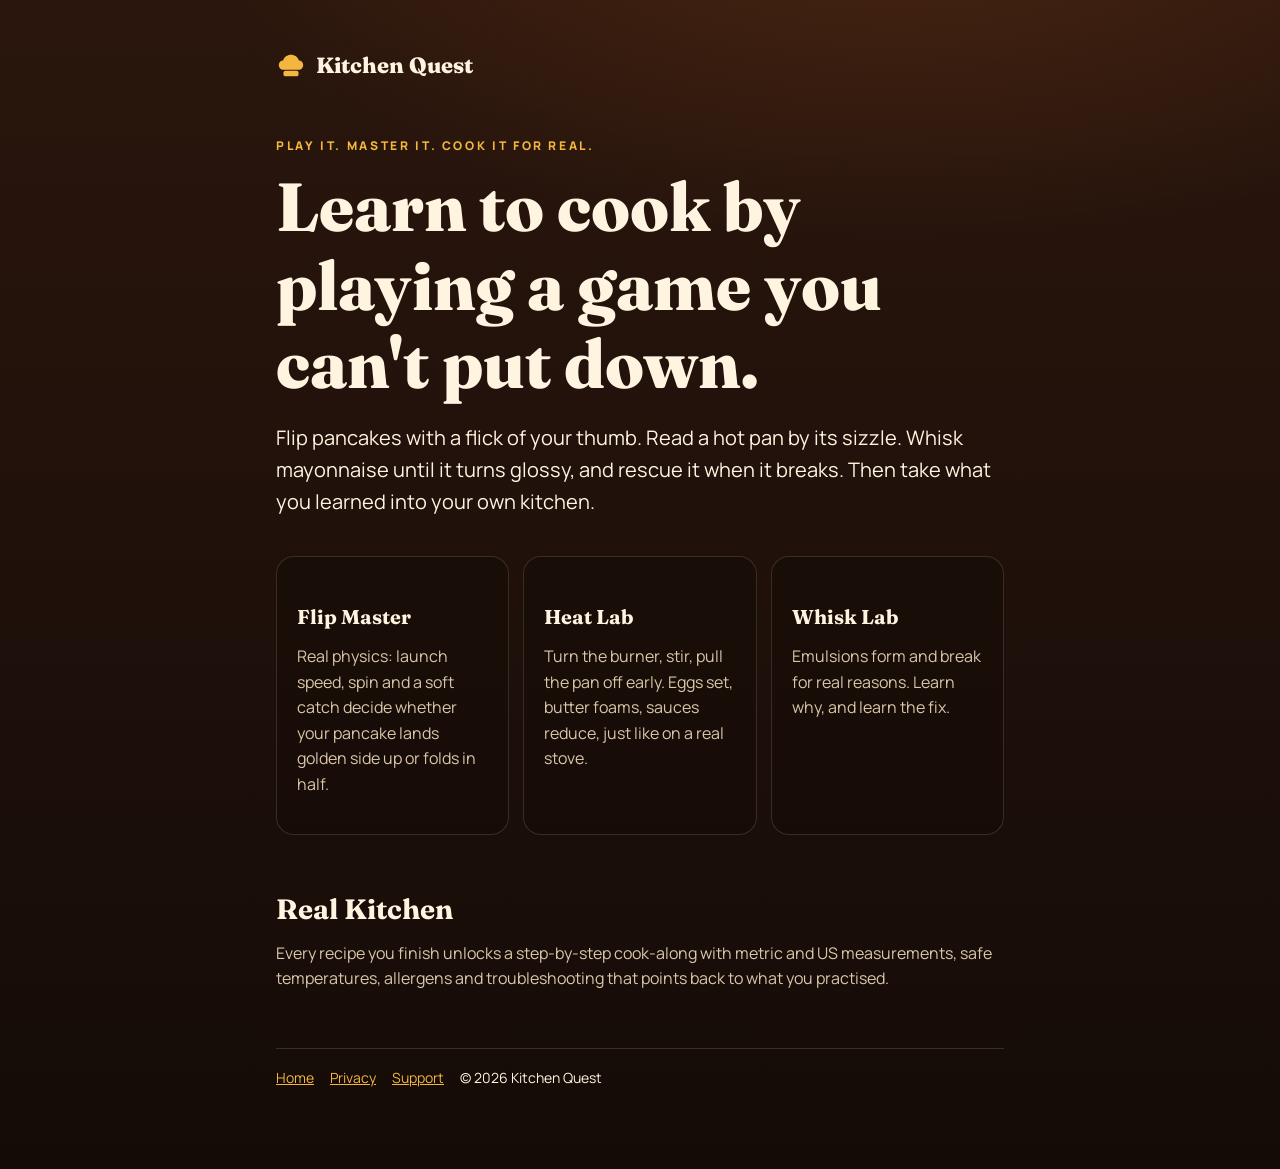
<file: index.html>
<!doctype html><html lang="en"><head><meta charset="utf-8"><meta name="viewport" content="width=device-width, initial-scale=1"><link rel="preconnect" href="https://fonts.googleapis.com"><link rel="stylesheet" href="https://fonts.googleapis.com/css2?family=Fraunces:opsz,wght@9..144,600..900&family=Manrope:wght@400..800&display=swap"><link rel="stylesheet" href="style.css"><title>Kitchen Quest</title><meta name="description" content="Learn to cook by playing. Flip pancakes, master heat, whisk sauces, then cook it for real."></head><body><main>
<a class="mark" href="./"><svg viewBox="0 0 32 32" aria-hidden="true"><path fill="#f4b63f" d="M8 20c-3 0-5-2.4-5-5.2C3 12 5 10 7.6 10c.9-3.4 4.4-6 8.4-6s7.5 2.6 8.4 6c2.6 0 4.6 2 4.6 4.8S27 20 24 20z"/><rect x="8" y="21" width="16" height="6" rx="2" fill="#f4b63f"/></svg>Kitchen Quest</a>
<p class="eyebrow" style="margin-top:48px">Play it. Master it. Cook it for real.</p>
<h1>Learn to cook by playing a game you can't put down.</h1>
<p class="lede">Flip pancakes with a flick of your thumb. Read a hot pan by its sizzle. Whisk mayonnaise until it turns glossy, and rescue it when it breaks. Then take what you learned into your own kitchen.</p>
<div class="grid">
<div class="card"><h3>Flip Master</h3><p>Real physics: launch speed, spin and a soft catch decide whether your pancake lands golden side up or folds in half.</p></div>
<div class="card"><h3>Heat Lab</h3><p>Turn the burner, stir, pull the pan off early. Eggs set, butter foams, sauces reduce, just like on a real stove.</p></div>
<div class="card"><h3>Whisk Lab</h3><p>Emulsions form and break for real reasons. Learn why, and learn the fix.</p></div>
</div>
<h2>Real Kitchen</h2>
<p>Every recipe you finish unlocks a step-by-step cook-along with metric and US measurements, safe temperatures, allergens and troubleshooting that points back to what you practised.</p>
<footer><a href="./">Home</a><a href="./privacy.html">Privacy</a><a href="./support.html">Support</a><span>© 2026 Kitchen Quest</span></footer>
</main></body></html>
</file>
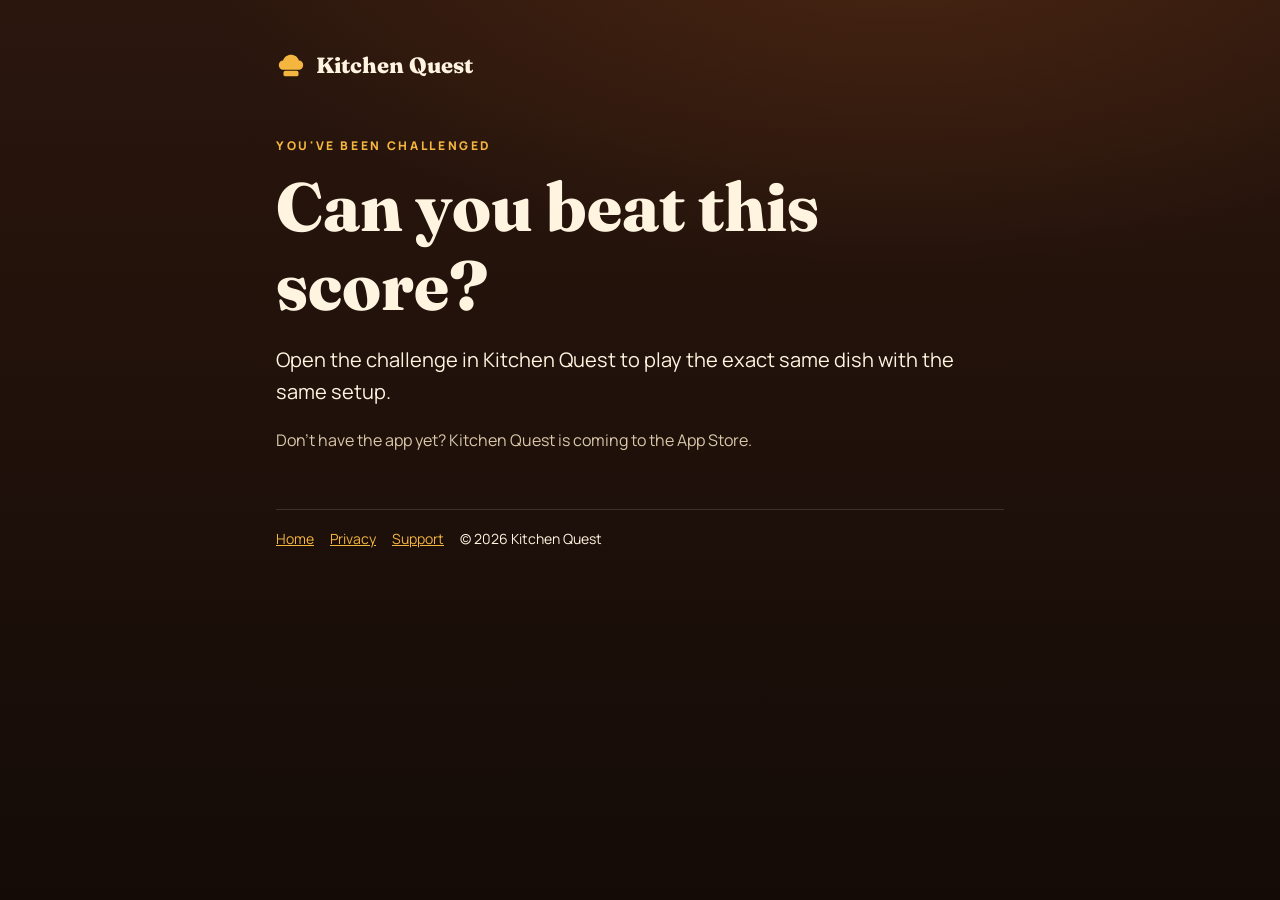
<file: play/index.html>
<!doctype html><html lang="en"><head><meta charset="utf-8"><meta name="viewport" content="width=device-width, initial-scale=1"><link rel="preconnect" href="https://fonts.googleapis.com"><link rel="stylesheet" href="https://fonts.googleapis.com/css2?family=Fraunces:opsz,wght@9..144,600..900&family=Manrope:wght@400..800&display=swap"><link rel="stylesheet" href="../style.css"><title>A Kitchen Quest challenge</title></head><body><main>
<a class="mark" href="../"><svg viewBox="0 0 32 32" aria-hidden="true"><path fill="#f4b63f" d="M8 20c-3 0-5-2.4-5-5.2C3 12 5 10 7.6 10c.9-3.4 4.4-6 8.4-6s7.5 2.6 8.4 6c2.6 0 4.6 2 4.6 4.8S27 20 24 20z"/><rect x="8" y="21" width="16" height="6" rx="2" fill="#f4b63f"/></svg>Kitchen Quest</a>
<p class="eyebrow" style="margin-top:48px">You've been challenged</p>
<h1 id="title">Can you beat this score?</h1>
<p class="lede" id="detail">Open the challenge in Kitchen Quest to play the exact same dish with the same setup.</p>
<p><a class="btn" id="open" href="#">Open in Kitchen Quest</a></p>
<p id="note">Don't have the app yet? Kitchen Quest is coming to the App Store.</p>
<footer><a href="../">Home</a><a href="../privacy.html">Privacy</a><a href="../support.html">Support</a><span>© 2026 Kitchen Quest</span></footer>
</main>
<script>
(function () {
  var m = location.hash.match(/c=([A-Za-z0-9_-]+)/);
  var code = m ? m[1] : '';
  var open = document.getElementById('open');
  if (!code) { open.style.display = 'none'; return; }
  open.href = 'kitchenquest://c/' + code;
  try {
    var json = atob(code.replace(/-/g, '+').replace(/_/g, '/'));
    var p = JSON.parse(json.slice(json.indexOf('{')));
    if (p && p.nickname && typeof p.score === 'number') {
      document.getElementById('title').textContent = 'Beat ' + p.nickname + "'s " + (p.arcade || p.score) + '.';
    }
  } catch (e) {}
})();
</script></body></html>
</file>
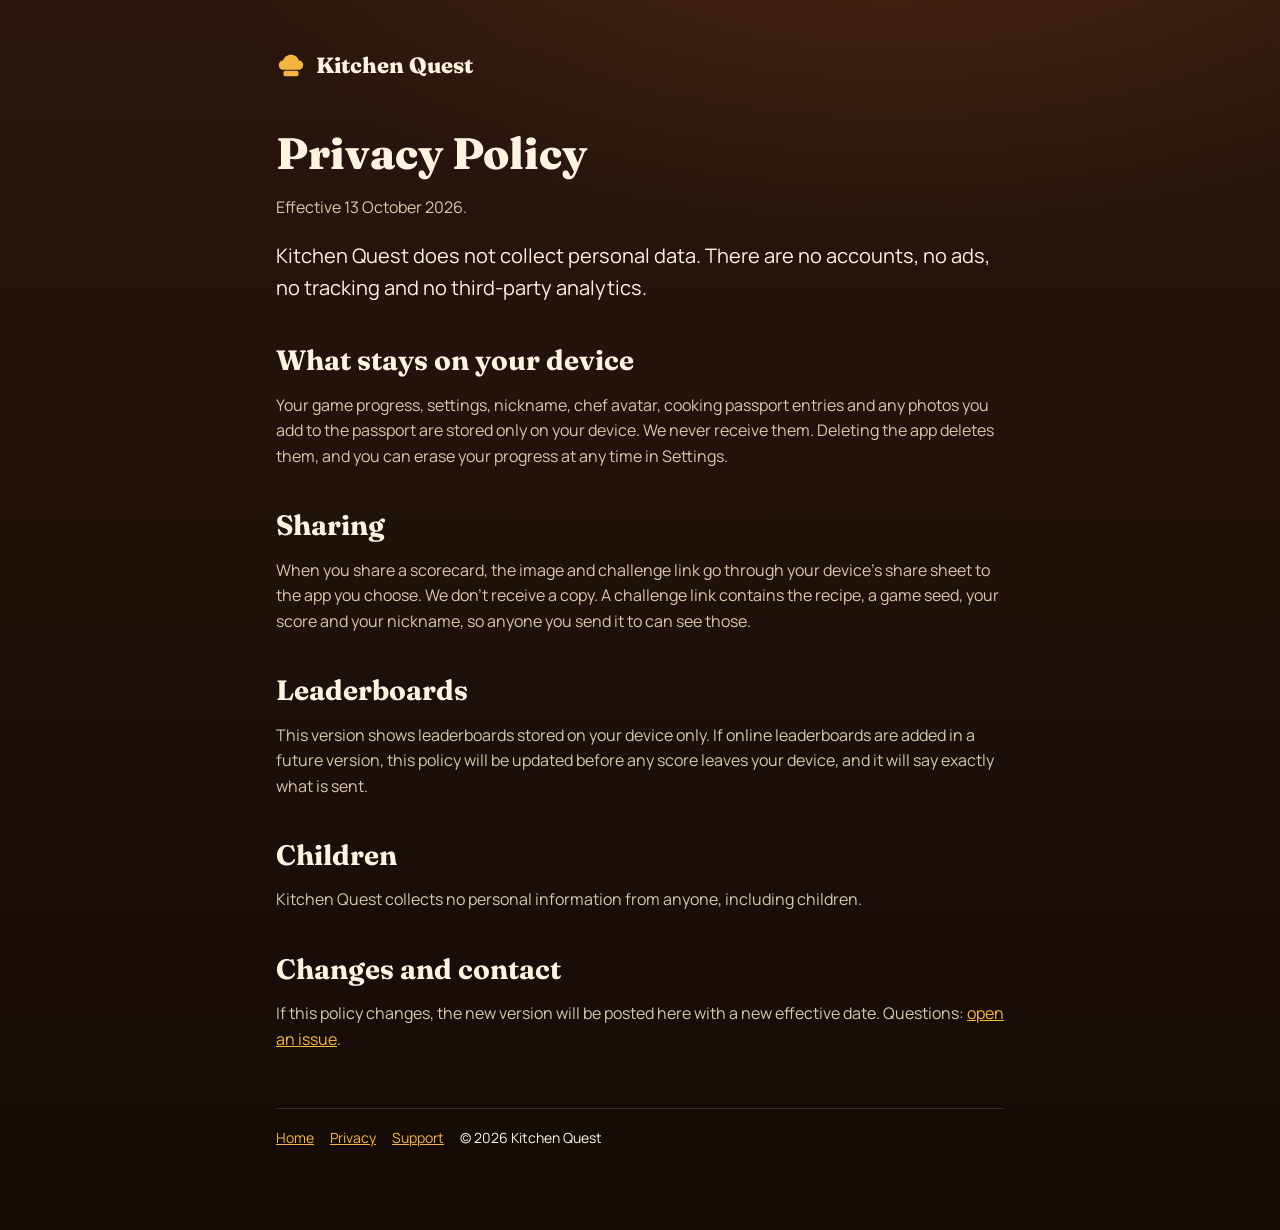
<file: privacy.html>
<!doctype html><html lang="en"><head><meta charset="utf-8"><meta name="viewport" content="width=device-width, initial-scale=1"><link rel="preconnect" href="https://fonts.googleapis.com"><link rel="stylesheet" href="https://fonts.googleapis.com/css2?family=Fraunces:opsz,wght@9..144,600..900&family=Manrope:wght@400..800&display=swap"><link rel="stylesheet" href="style.css"><title>Privacy Policy · Kitchen Quest</title></head><body><main>
<a class="mark" href="./"><svg viewBox="0 0 32 32" aria-hidden="true"><path fill="#f4b63f" d="M8 20c-3 0-5-2.4-5-5.2C3 12 5 10 7.6 10c.9-3.4 4.4-6 8.4-6s7.5 2.6 8.4 6c2.6 0 4.6 2 4.6 4.8S27 20 24 20z"/><rect x="8" y="21" width="16" height="6" rx="2" fill="#f4b63f"/></svg>Kitchen Quest</a>
<h1 style="font-size:44px;margin-top:40px">Privacy Policy</h1>
<p>Effective 13 October 2026.</p>
<p class="lede">Kitchen Quest does not collect personal data. There are no accounts, no ads, no tracking and no third-party analytics.</p>
<h2>What stays on your device</h2>
<p>Your game progress, settings, nickname, chef avatar, cooking passport entries and any photos you add to the passport are stored only on your device. We never receive them. Deleting the app deletes them, and you can erase your progress at any time in Settings.</p>
<h2>Sharing</h2>
<p>When you share a scorecard, the image and challenge link go through your device's share sheet to the app you choose. We don't receive a copy. A challenge link contains the recipe, a game seed, your score and your nickname, so anyone you send it to can see those.</p>
<h2>Leaderboards</h2>
<p>This version shows leaderboards stored on your device only. If online leaderboards are added in a future version, this policy will be updated before any score leaves your device, and it will say exactly what is sent.</p>
<h2>Children</h2>
<p>Kitchen Quest collects no personal information from anyone, including children.</p>
<h2>Changes and contact</h2>
<p>If this policy changes, the new version will be posted here with a new effective date. Questions: <a href="https://github.com/remoteree/kitchen-quest/issues">open an issue</a>.</p>
<footer><a href="./">Home</a><a href="./privacy.html">Privacy</a><a href="./support.html">Support</a><span>© 2026 Kitchen Quest</span></footer>
</main></body></html>
</file>
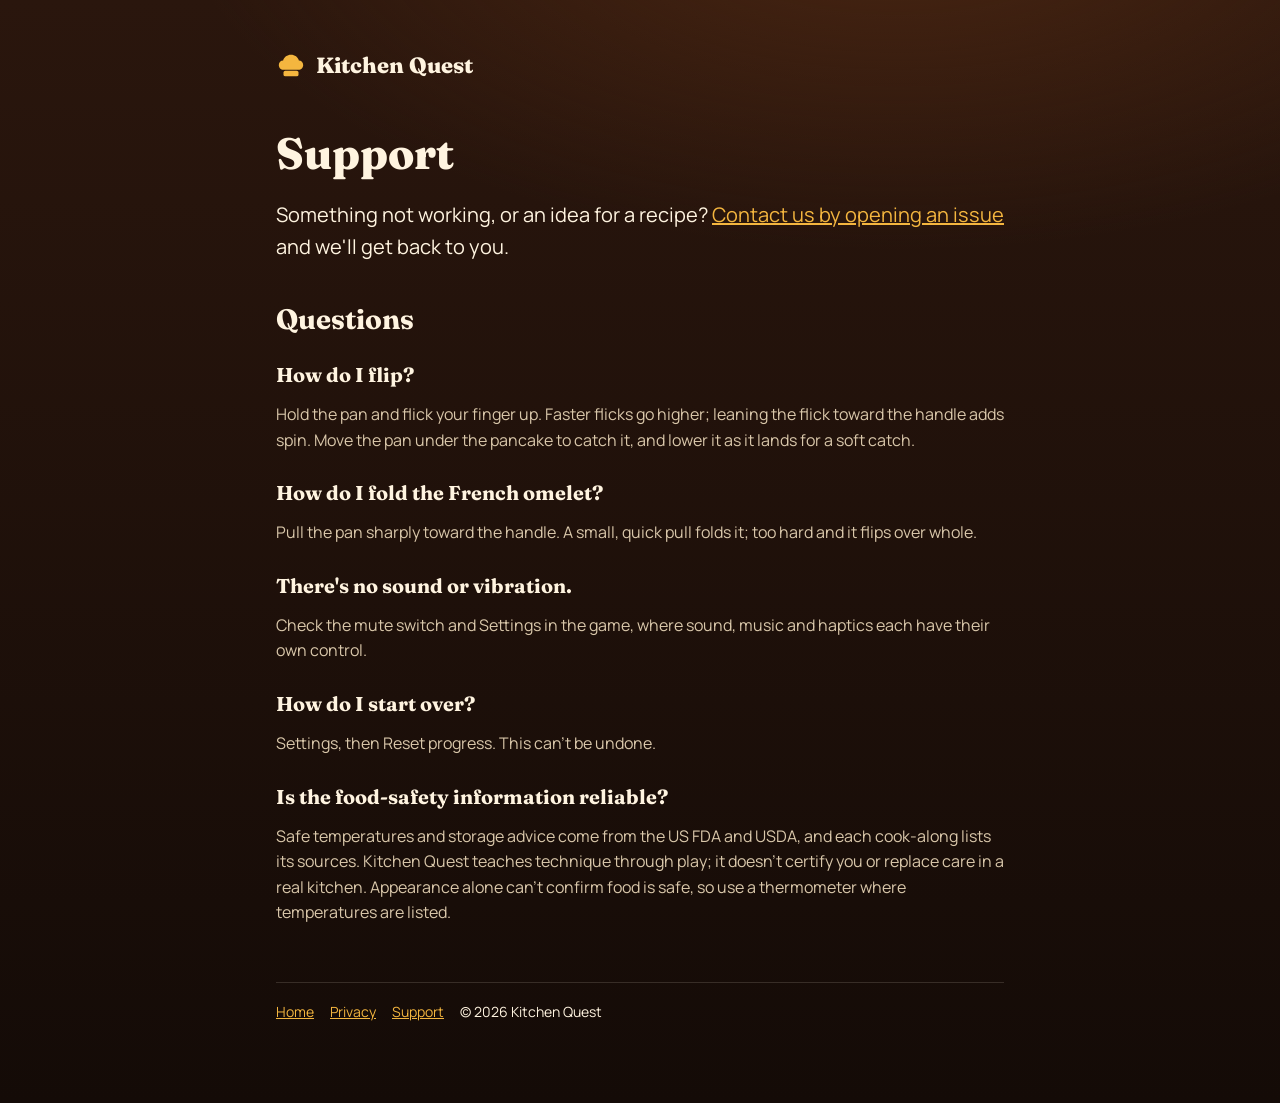
<file: support.html>
<!doctype html><html lang="en"><head><meta charset="utf-8"><meta name="viewport" content="width=device-width, initial-scale=1"><link rel="preconnect" href="https://fonts.googleapis.com"><link rel="stylesheet" href="https://fonts.googleapis.com/css2?family=Fraunces:opsz,wght@9..144,600..900&family=Manrope:wght@400..800&display=swap"><link rel="stylesheet" href="style.css"><title>Support · Kitchen Quest</title></head><body><main>
<a class="mark" href="./"><svg viewBox="0 0 32 32" aria-hidden="true"><path fill="#f4b63f" d="M8 20c-3 0-5-2.4-5-5.2C3 12 5 10 7.6 10c.9-3.4 4.4-6 8.4-6s7.5 2.6 8.4 6c2.6 0 4.6 2 4.6 4.8S27 20 24 20z"/><rect x="8" y="21" width="16" height="6" rx="2" fill="#f4b63f"/></svg>Kitchen Quest</a>
<h1 style="font-size:44px;margin-top:40px">Support</h1>
<p class="lede">Something not working, or an idea for a recipe? <a href="https://github.com/remoteree/kitchen-quest/issues">Contact us by opening an issue</a> and we'll get back to you.</p>
<h2>Questions</h2>
<h3>How do I flip?</h3><p>Hold the pan and flick your finger up. Faster flicks go higher; leaning the flick toward the handle adds spin. Move the pan under the pancake to catch it, and lower it as it lands for a soft catch.</p>
<h3>How do I fold the French omelet?</h3><p>Pull the pan sharply toward the handle. A small, quick pull folds it; too hard and it flips over whole.</p>
<h3>There's no sound or vibration.</h3><p>Check the mute switch and Settings in the game, where sound, music and haptics each have their own control.</p>
<h3>How do I start over?</h3><p>Settings, then Reset progress. This can't be undone.</p>
<h3>Is the food-safety information reliable?</h3><p>Safe temperatures and storage advice come from the US FDA and USDA, and each cook-along lists its sources. Kitchen Quest teaches technique through play; it doesn't certify you or replace care in a real kitchen. Appearance alone can't confirm food is safe, so use a thermometer where temperatures are listed.</p>
<footer><a href="./">Home</a><a href="./privacy.html">Privacy</a><a href="./support.html">Support</a><span>© 2026 Kitchen Quest</span></footer>
</main></body></html>
</file>
<file: style.css>
:root { --ember: #140b07; --ember2: #2a160d; --gold: #f4b63f; --cream: #fff4e0; --muted: #d9c7aa; --tomato: #e2553b; --line: rgba(255,244,224,.14); }
* { box-sizing: border-box; }
html { background: var(--ember); }
body { margin: 0; color: var(--cream); background: radial-gradient(1200px 600px at 70% -10%, #4a2612 0%, transparent 60%), linear-gradient(180deg, var(--ember2), var(--ember)); min-height: 100vh; font: 16px/1.6 'Manrope', system-ui, sans-serif; }
main { max-width: 760px; margin: 0 auto; padding: 48px 16px 80px; }
h1, h2, h3 { font-family: 'Fraunces', Georgia, serif; line-height: 1.15; }
h1 { font-size: clamp(40px, 9vw, 68px); margin: 0 0 12px; font-weight: 800; }
h2 { font-size: 28px; margin: 40px 0 8px; }
h3 { font-size: 20px; margin: 28px 0 6px; }
p, li { color: var(--muted); }
a { color: var(--gold); }
.eyebrow { letter-spacing: .22em; text-transform: uppercase; font-weight: 800; font-size: 12px; color: var(--gold); }
.lede { font-size: 20px; color: var(--cream); }
.card { border: 1px solid var(--line); background: rgba(20,11,7,.55); border-radius: 18px; padding: 20px; margin: 18px 0; }
.btn { display: inline-block; padding: 14px 22px; border-radius: 14px; background: linear-gradient(180deg,#ffd27a,#f4b63f 60%,#d98f22); color: #2a160d; font-weight: 800; text-decoration: none; box-shadow: 0 5px 0 #9a5a16; }
.grid { display: grid; grid-template-columns: repeat(auto-fit, minmax(200px, 1fr)); gap: 14px; }
footer { margin-top: 56px; border-top: 1px solid var(--line); padding-top: 18px; font-size: 14px; }
footer a { margin-right: 16px; }
.mark { display: inline-flex; align-items: center; gap: 10px; font-family: 'Fraunces', serif; font-weight: 800; font-size: 22px; text-decoration: none; color: var(--cream); }
.mark svg { width: 30px; height: 30px; }
</file>
